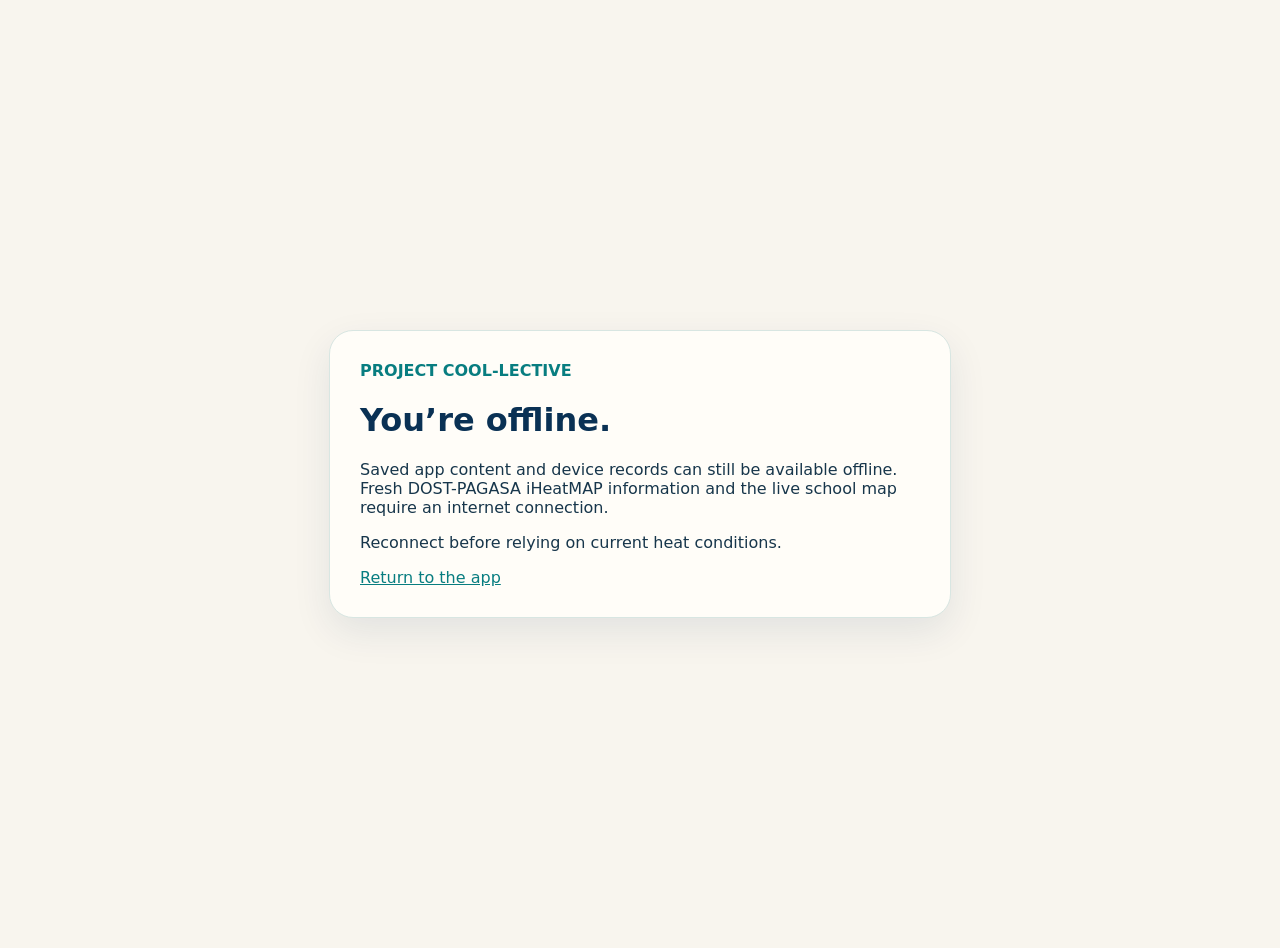
<file: offline.html>
<!doctype html><html lang="en"><head><meta charset="utf-8"><meta name="viewport" content="width=device-width,initial-scale=1"><meta name="theme-color" content="#0A3154"><title>COOL-LECTIVE Offline</title><style>body{margin:0;font-family:system-ui;background:#F8F5EE;color:#17364B;display:grid;min-height:100vh;place-items:center;padding:24px}main{max-width:560px;background:#FFFDF8;border:1px solid #D8E6E2;border-radius:24px;padding:30px;box-shadow:0 14px 38px rgba(10,49,84,.09)}h1{color:#0A3154}b,a{color:#087D80}</style></head><body><main><b>PROJECT COOL-LECTIVE</b><h1>You’re offline.</h1><p>Saved app content and device records can still be available offline. Fresh DOST-PAGASA iHeatMAP information and the live school map require an internet connection.</p><p>Reconnect before relying on current heat conditions.</p><a href="./index.html">Return to the app</a></main></body></html>
</file>
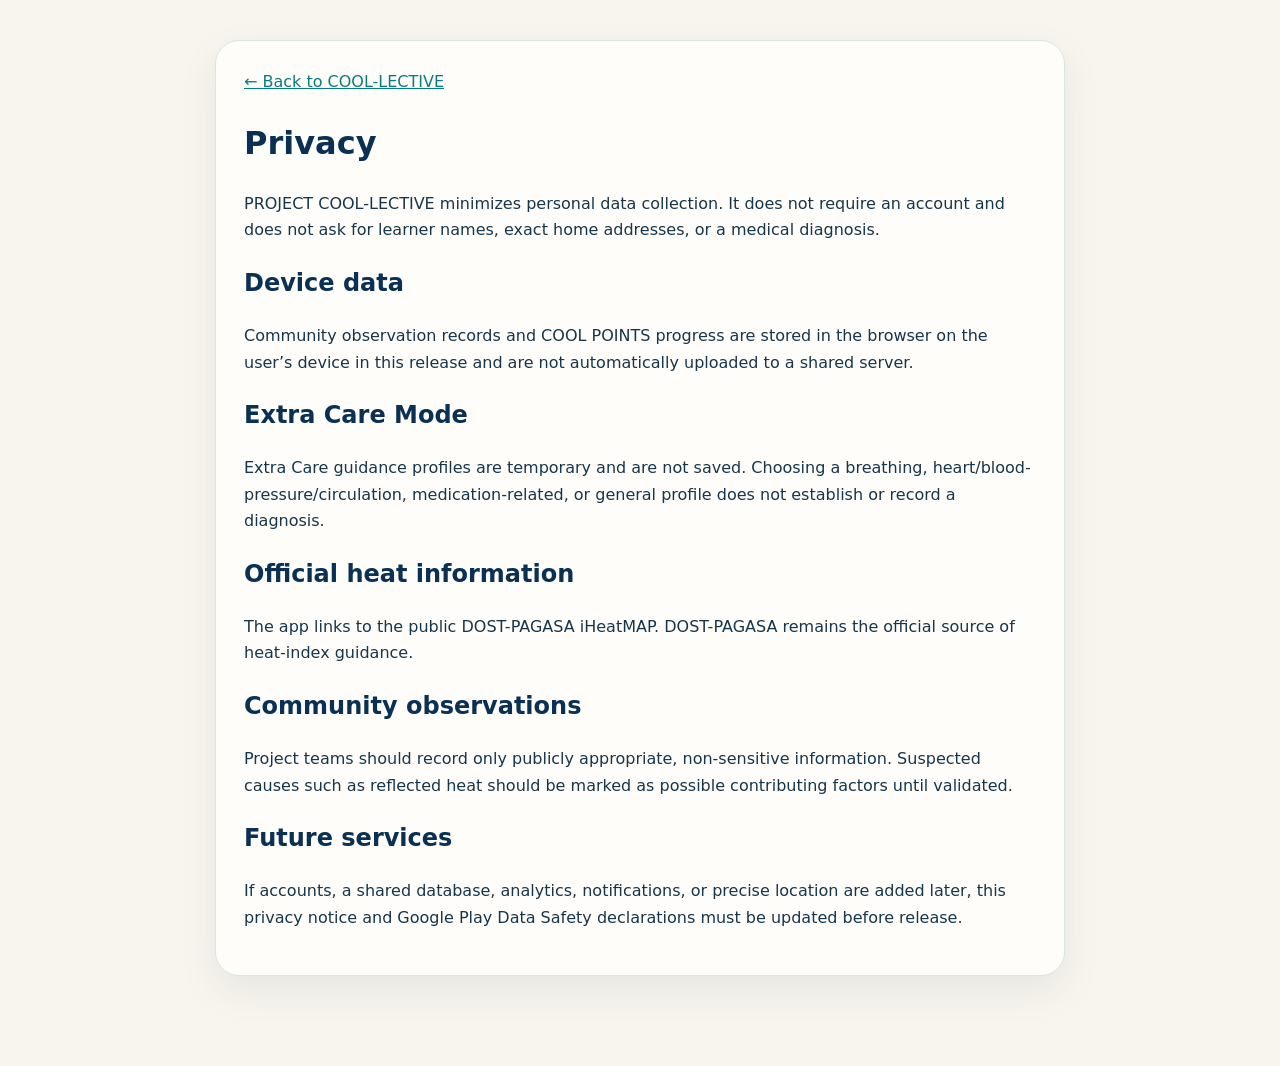
<file: privacy.html>
<!doctype html><html lang="en"><head><meta charset="utf-8"><meta name="viewport" content="width=device-width,initial-scale=1"><meta name="theme-color" content="#0A3154"><title>Privacy · PROJECT COOL-LECTIVE</title><style>body{margin:0;font-family:system-ui;background:#F8F5EE;color:#17364B;line-height:1.65}main{max-width:850px;margin:40px auto;padding:0 20px 50px}.box{background:#FFFDF9;border:1px solid #D8E6E2;border-radius:24px;padding:28px;box-shadow:0 14px 38px rgba(10,49,84,.08)}h1,h2{color:#0A3154}a{color:#087D80}</style></head><body><main><div class="box"><a href="./index.html">← Back to COOL-LECTIVE</a><h1>Privacy</h1><p>PROJECT COOL-LECTIVE minimizes personal data collection. It does not require an account and does not ask for learner names, exact home addresses, or a medical diagnosis.</p><h2>Device data</h2><p>Community observation records and COOL POINTS progress are stored in the browser on the user’s device in this release and are not automatically uploaded to a shared server.</p><h2>Extra Care Mode</h2><p>Extra Care guidance profiles are temporary and are not saved. Choosing a breathing, heart/blood-pressure/circulation, medication-related, or general profile does not establish or record a diagnosis.</p><h2>Official heat information</h2><p>The app links to the public DOST-PAGASA iHeatMAP. DOST-PAGASA remains the official source of heat-index guidance.</p><h2>Community observations</h2><p>Project teams should record only publicly appropriate, non-sensitive information. Suspected causes such as reflected heat should be marked as possible contributing factors until validated.</p><h2>Future services</h2><p>If accounts, a shared database, analytics, notifications, or precise location are added later, this privacy notice and Google Play Data Safety declarations must be updated before release.</p></div></main></body></html>
</file>
